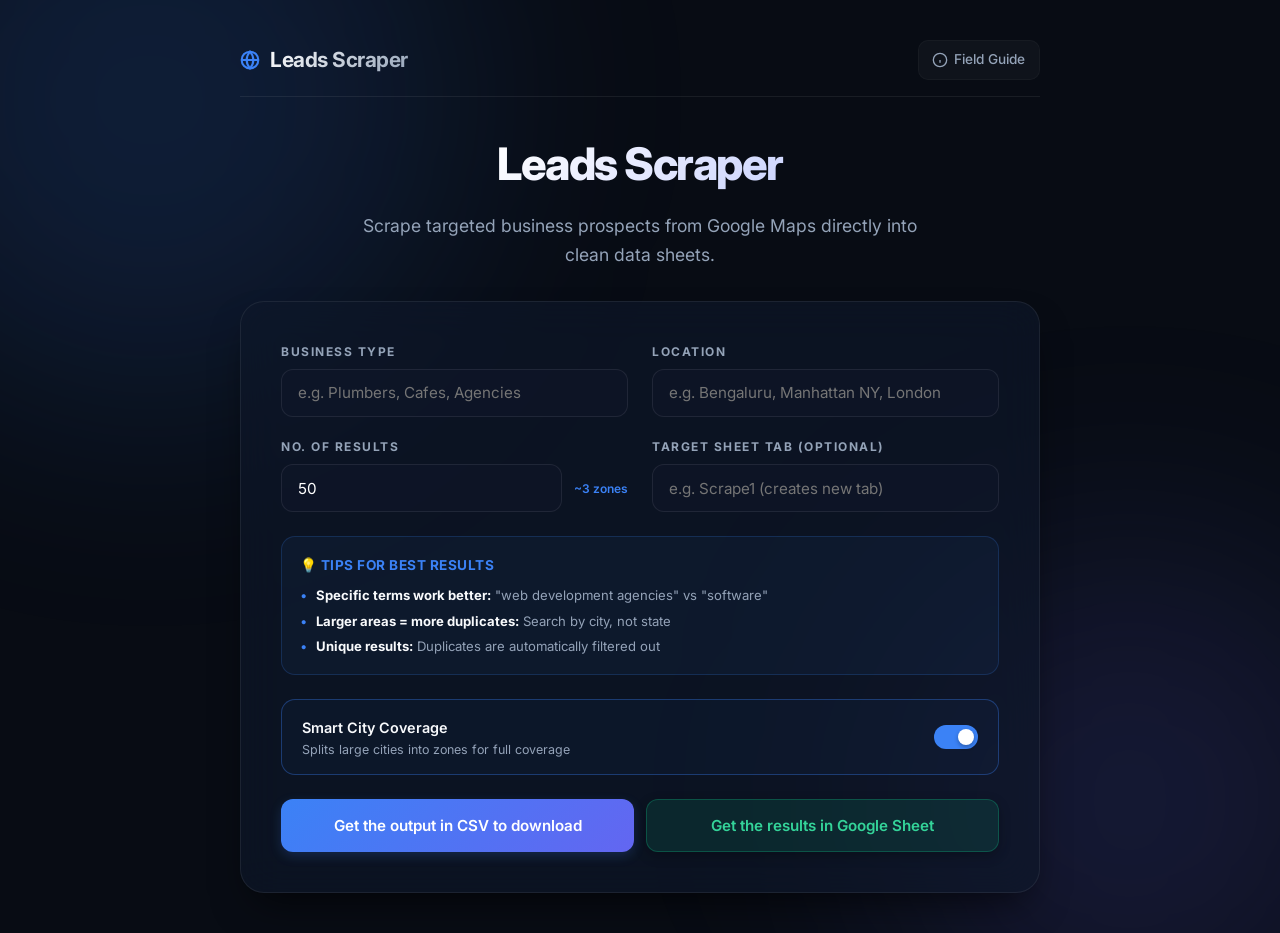
<file: frontend/index.html>
<!DOCTYPE html>
<html lang="en">

<head>
    <meta charset="UTF-8">
    <meta name="viewport" content="width=device-width, initial-scale=1.0">
    <title>Leads Scraper | Maps Lead Generation</title>
    <link rel="icon"
        href="data:image/svg+xml,<svg xmlns=%22http://www.w3.org/2000/svg%22 viewBox=%220 0 100 100%22><text y=%22.9em%22 font-size=%2290%22>🔍</text></svg>">
    <link rel="stylesheet" href="style.css">
    <link rel="preconnect" href="https://fonts.googleapis.com">
    <link rel="preconnect" href="https://fonts.gstatic.com" crossorigin>
    <link href="https://fonts.googleapis.com/css2?family=Inter:wght@300;400;500;600;700&display=swap" rel="stylesheet">
</head>

<body>
    <div class="background-blobs">
        <div class="blob blob-1"></div>
        <div class="blob blob-2"></div>
    </div>

    <main class="container">
        <header class="hero">
            <div class="brand-bar">
                <div class="brand-info">
                    <svg viewBox="0 0 24 24" width="20" height="20" fill="none" stroke="currentColor" stroke-width="2.5"
                        class="brand-icon" style="color: var(--primary); margin-right: 8px;">
                        <circle cx="12" cy="12" r="10"></circle>
                        <path
                            d="M12 2a15.3 15.3 0 0 1 4 10 15.3 15.3 0 0 1-4 10 15.3 15.3 0 0 1-4-10 15.3 15.3 0 0 1 4-10z">
                        </path>
                        <path d="M2 12h20"></path>
                    </svg>
                    <span class="brand-name">Leads Scraper</span>
                </div>
                <nav class="nav-links">
                    <a href="guide.html" class="nav-link">
                        <svg viewBox="0 0 24 24" width="16" height="16" fill="none" stroke="currentColor"
                            stroke-width="2" style="margin-right: 6px;">
                            <circle cx="12" cy="12" r="10"></circle>
                            <line x1="12" y1="16" x2="12" y2="12"></line>
                            <line x1="12" y1="8" x2="12.01" y2="8"></line>
                        </svg>
                        Field Guide
                    </a>
                </nav>
            </div>
            <h1 class="brand-tool-name">Leads Scraper</h1>
            <p>Scrape targeted business prospects from Google Maps directly into clean data sheets.</p>
        </header>

        <section class="glass-card">
            <form id="scrape-form">
                <div class="form-grid">
                    <div class="input-group">
                        <label for="term">Business Type</label>
                        <input type="text" id="term" placeholder="e.g. Plumbers, Cafes, Agencies" required>
                    </div>

                    <div class="input-group">
                        <label for="location">Location</label>
                        <input type="text" id="location" placeholder="e.g. Bengaluru, Manhattan NY, London" required>
                    </div>

                    <div class="input-group">
                        <label for="max-results">No. of Results</label>
                        <div class="results-input-wrapper">
                            <input type="number" id="max-results" value="50" min="1" max="10000" required>
                            <span class="results-hint" id="results-hint"></span>
                        </div>
                    </div>

                    <div class="input-group">
                        <label for="sheet-tab-input">Target Sheet Tab (Optional)</label>
                        <input type="text" id="sheet-tab-input" placeholder="e.g. Scrape1 (creates new tab)">
                    </div>
                </div>

                <!-- Tips Section -->
                <div class="tips-box">
                    <div class="tips-header">💡 Tips for Best Results</div>
                    <ul class="tips-list">
                        <li><strong>Specific terms work better:</strong> "web development agencies" vs "software"</li>
                        <li><strong>Larger areas = more duplicates:</strong> Search by city, not state</li>
                        <li><strong>Unique results:</strong> Duplicates are automatically filtered out</li>
                    </ul>
                </div>

                <!-- Zone Split Toggle -->
                <div class="toggle-row">
                    <div class="toggle-info">
                        <span class="toggle-label">Smart City Coverage</span>
                        <span class="toggle-sub">Splits large cities into zones for full coverage</span>
                    </div>
                    <label class="toggle-switch" for="zone-split-toggle">
                        <input type="checkbox" id="zone-split-toggle" checked>
                        <span class="toggle-track">
                            <span class="toggle-thumb"></span>
                        </span>
                    </label>
                </div>

                <div class="btn-group">
                    <button type="submit" id="submit-csv-btn" class="primary-btn">
                        <span class="btn-text">Get the output in CSV to download</span>
                        <div class="loader-dots" style="display: none;">
                            <span></span><span></span><span></span>
                        </div>
                    </button>
                    <button type="submit" id="submit-sheet-btn" class="secondary-btn btn-sheet">
                        <span class="btn-text">Get the results in Google Sheet</span>
                        <div class="loader-dots" style="display: none;">
                            <span></span><span></span><span></span>
                        </div>
                    </button>
                </div>
            </form>

            <!-- Progress Section (shown during active scrape) -->
            <div id="progress-container" class="progress-hidden">
                <div class="progress-header">
                    <div class="progress-info">
                        <span class="progress-label" id="progress-label">Preparing zones...</span>
                        <span class="progress-count" id="progress-count">0 leads found</span>
                    </div>
                    <button type="button" id="cancel-btn" class="cancel-btn" title="Cancel scrape">
                        <svg viewBox="0 0 24 24" width="18" height="18" fill="none" stroke="currentColor"
                            stroke-width="2.5">
                            <line x1="18" y1="6" x2="6" y2="18"></line>
                            <line x1="6" y1="6" x2="18" y2="18"></line>
                        </svg>
                    </button>
                </div>
                <div class="progress-bar-track">
                    <div class="progress-bar-fill" id="progress-bar-fill"></div>
                </div>
                <div class="progress-details">
                    <span class="zone-indicator" id="zone-indicator"></span>
                    <span class="zone-counter" id="zone-counter"></span>
                </div>

                <!-- Activity Log Feed -->
                <div class="activity-log-container">
                    <div class="activity-log-header">
                        <svg viewBox="0 0 24 24" width="16" height="16" fill="none" stroke="currentColor"
                            stroke-width="2">
                            <polyline points="22 12 18 12 15 21 9 3 6 12 2 12"></polyline>
                        </svg>
                        <span>Live Activity</span>
                    </div>
                    <div class="activity-log" id="activity-log">
                        <div class="activity-item">
                            <span class="activity-time">--:--:--</span>
                            <span class="activity-message">Waiting for updates...</span>
                        </div>
                    </div>
                </div>
            </div>

            <!-- Status messages (success / error) -->
            <div id="status-container" class="status-hidden">
                <div class="status-icon">
                    <svg class="spinner" viewBox="0 0 50 50" style="display: none;">
                        <circle class="path" cx="25" cy="25" r="20" fill="none" stroke-width="5"></circle>
                    </svg>
                    <div class="success-icon" style="display: none;">
                        <svg viewBox="0 0 24 24" fill="none" stroke="currentColor" stroke-width="3">
                            <polyline points="20 6 9 17 4 12"></polyline>
                        </svg>
                    </div>
                    <div class="error-icon" style="display: none;">
                        <svg viewBox="0 0 24 24" fill="none" stroke="currentColor" stroke-width="3">
                            <line x1="18" y1="6" x2="6" y2="18"></line>
                            <line x1="6" y1="6" x2="18" y2="18"></line>
                        </svg>
                    </div>
                </div>
                <div class="status-text">
                    <p id="status-message">Scanning Google Maps...</p>
                    <span id="status-subtext">This usually takes 1-3 minutes.</span>
                    <a id="download-csv-btn" class="secondary-btn"
                        style="display: none; margin-top: 15px; background: rgba(59, 130, 246, 0.15); border: 1px solid var(--primary); text-decoration: none; align-items: center; justify-content: center; width: 100%; border-radius: 12px; padding: 0.8rem 1.2rem; font-size: 0.9rem;">
                        <svg viewBox="0 0 24 24" width="18" height="18" fill="none" stroke="currentColor"
                            stroke-width="2" style="margin-right: 8px;">
                            <path d="M21 15v4a2 2 0 0 1-2 2H5a2 2 0 0 1-2-2v-4"></path>
                            <polyline points="7 10 12 15 17 10"></polyline>
                            <line x1="12" y1="15" x2="12" y2="3"></line>
                        </svg>
                        Download Leads (CSV)
                    </a>
                    <a id="view-results-sheet-btn"
                        href="https://docs.google.com/spreadsheets/d/1BCEot7vu1-H0XQ7EE9C6P3uHJdtABD8VEO87N_-WPOc/edit?gid=0#gid=0"
                        target="_blank" class="primary-btn"
                        style="display: none; margin-top: 15px; text-decoration: none; align-items: center; justify-content: center; width: 100%; border-radius: 12px; padding: 0.8rem 1.2rem; font-size: 0.9rem;">
                        <svg viewBox="0 0 24 24" width="18" height="18" fill="none" stroke="currentColor"
                            stroke-width="2" style="margin-right: 8px;">
                            <path d="M18 13v6a2 2 0 0 1-2 2H5a2 2 0 0 1-2-2V8a2 2 0 0 1 2-2h6"></path>
                            <polyline points="15 3 21 3 21 9"></polyline>
                            <line x1="10" y1="14" x2="21" y2="3"></line>
                        </svg>
                        Open result in Google Sheet
                    </a>
                </div>
            </div>
        </section>

        <!-- Footer actions removed -->
    </main>

    <script src="config.js"></script>
    <script src="script.js"></script>
</body>

</html>
</file>
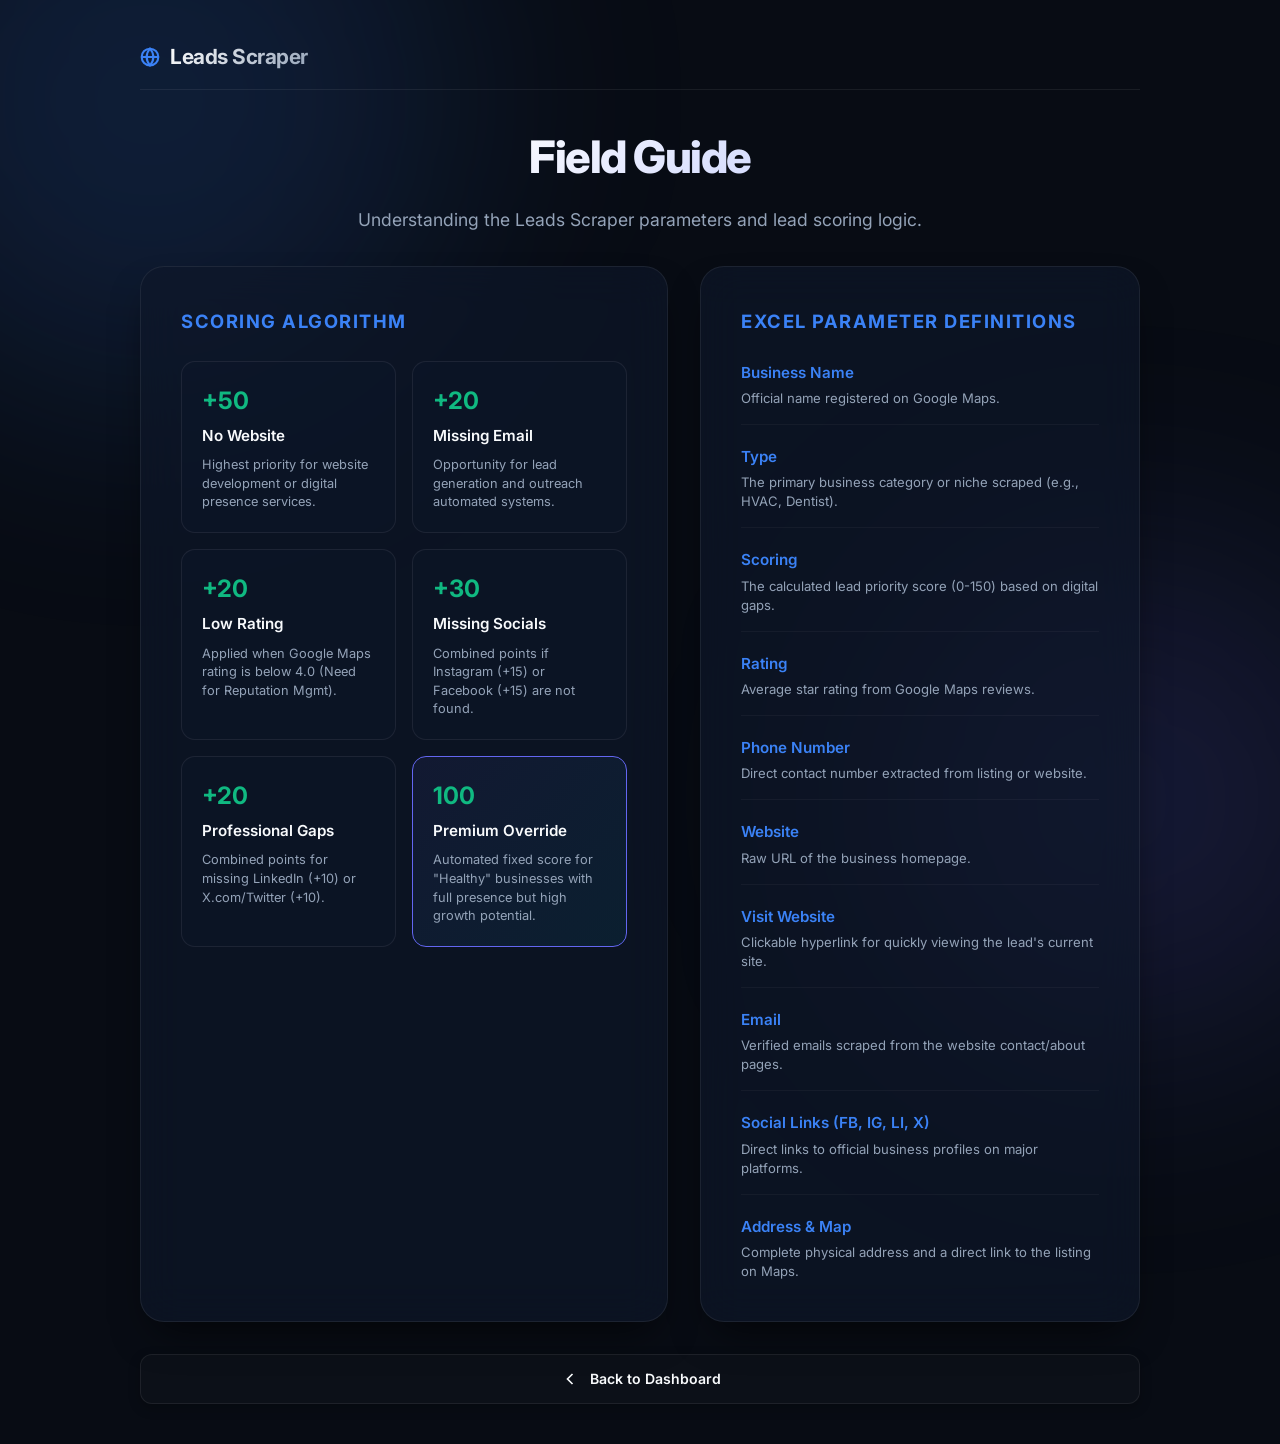
<file: frontend/guide.html>
<!DOCTYPE html>
<html lang="en">
<head>
    <meta charset="UTF-8">
    <meta name="viewport" content="width=device-width, initial-scale=1.0">
    <title>Leads Scraper | Field Guide</title>
    <link rel="icon" href="data:image/svg+xml,<svg xmlns=%22http://www.w3.org/2000/svg%22 viewBox=%220 0 100 100%22><text y=%22.9em%22 font-size=%2290%22>🔍</text></svg>">
    <link rel="stylesheet" href="style.css">
    <link rel="preconnect" href="https://fonts.googleapis.com">
    <link rel="preconnect" href="https://fonts.gstatic.com" crossorigin>
    <link href="https://fonts.googleapis.com/css2?family=Inter:wght@300;400;500;600;700&display=swap" rel="stylesheet">
</head>
<body class="guide-body">
    <div class="background-blobs">
        <div class="blob blob-1"></div>
        <div class="blob blob-2"></div>
    </div>

    <main class="container guide-main">
        <header class="hero">
            <div class="brand-bar">
                <a href="index.html" class="brand-info link-reset">
                    <svg viewBox="0 0 24 24" width="20" height="20" fill="none" stroke="currentColor" stroke-width="2.5" class="brand-icon" style="color: var(--primary); margin-right: 8px;">
                        <circle cx="12" cy="12" r="10"></circle>
                        <path d="M12 2a15.3 15.3 0 0 1 4 10 15.3 15.3 0 0 1-4 10 15.3 15.3 0 0 1-4-10 15.3 15.3 0 0 1 4-10z"></path>
                        <path d="M2 12h20"></path>
                    </svg>
                    <span class="brand-name">Leads Scraper</span>
                </a>
            </div>
            <h1 class="brand-tool-name">Field Guide</h1>
            <p>Understanding the Leads Scraper parameters and lead scoring logic.</p>
        </header>

        <div class="guide-layout">
            <!-- Scoring System Section -->
            <section class="glass-card guide-card">
                <h2 class="section-title"><span class="gradient-text">Scoring Algorithm</span></h2>
                <div class="scoring-grid">
                    <div class="rule-card">
                        <span class="rule-points">+50</span>
                        <span class="rule-title">No Website</span>
                        <p>Highest priority for website development or digital presence services.</p>
                    </div>
                    <div class="rule-card">
                        <span class="rule-points">+20</span>
                        <span class="rule-title">Missing Email</span>
                        <p>Opportunity for lead generation and outreach automated systems.</p>
                    </div>
                    <div class="rule-card">
                        <span class="rule-points">+20</span>
                        <span class="rule-title">Low Rating</span>
                        <p>Applied when Google Maps rating is below 4.0 (Need for Reputation Mgmt).</p>
                    </div>
                    <div class="rule-card">
                        <span class="rule-points">+30</span>
                        <span class="rule-title">Missing Socials</span>
                        <p>Combined points if Instagram (+15) or Facebook (+15) are not found.</p>
                    </div>
                    <div class="rule-card">
                        <span class="rule-points">+20</span>
                        <span class="rule-title">Professional Gaps</span>
                        <p>Combined points for missing LinkedIn (+10) or X.com/Twitter (+10).</p>
                    </div>
                    <div class="rule-card premium-target">
                        <span class="rule-points">100</span>
                        <span class="rule-title">Premium Override</span>
                        <p>Automated fixed score for "Healthy" businesses with full presence but high growth potential.</p>
                    </div>
                </div>
            </section>
    
            <!-- Parameter Definitions Section -->
            <section class="glass-card guide-card">
                <h2 class="section-title"><span class="gradient-text">Excel Parameter Definitions</span></h2>
                <div class="param-list">
                    <div class="param-item">
                        <span class="param-name">Business Name</span>
                        <p>Official name registered on Google Maps.</p>
                    </div>
                    <div class="param-item">
                        <span class="param-name">Type</span>
                        <p>The primary business category or niche scraped (e.g., HVAC, Dentist).</p>
                    </div>
                    <div class="param-item">
                        <span class="param-name">Scoring</span>
                        <p>The calculated lead priority score (0-150) based on digital gaps.</p>
                    </div>
                    <div class="param-item">
                        <span class="param-name">Rating</span>
                        <p>Average star rating from Google Maps reviews.</p>
                    </div>
                    <div class="param-item">
                        <span class="param-name">Phone Number</span>
                        <p>Direct contact number extracted from listing or website.</p>
                    </div>
                    <div class="param-item">
                        <span class="param-name">Website</span>
                        <p>Raw URL of the business homepage.</p>
                    </div>
                    <div class="param-item">
                        <span class="param-name">Visit Website</span>
                        <p>Clickable hyperlink for quickly viewing the lead's current site.</p>
                    </div>
                    <div class="param-item">
                        <span class="param-name">Email</span>
                        <p>Verified emails scraped from the website contact/about pages.</p>
                    </div>
                    <div class="param-item">
                        <span class="param-name">Social Links (FB, IG, LI, X)</span>
                        <p>Direct links to official business profiles on major platforms.</p>
                    </div>
                    <div class="param-item">
                        <span class="param-name">Address & Map</span>
                        <p>Complete physical address and a direct link to the listing on Maps.</p>
                    </div>
                </div>
            </section>
        </div>

        <div class="footer-actions">
            <a href="index.html" class="secondary-btn">
                <svg viewBox="0 0 24 24" width="20" height="20" fill="none" stroke="currentColor" stroke-width="2" style="margin-right: 10px; transform: rotate(180deg);">
                    <polyline points="9 18 15 12 9 6"></polyline>
                </svg>
                Back to Dashboard
            </a>
        </div>
    </main>

    <script src="script.js"></script>
</body>
</html>
</file>
<file: frontend/style.css>
:root {
    --primary: #3b82f6; /* Vibrant Blue */
    --primary-glow: rgba(59, 130, 246, 0.25);
    --secondary: #10b981; /* Emerald Green */
    --accent: #6366f1; /* Indigo Accent */
    --background: #080c14; /* Deep premium blue-gray */
    --card-bg: rgba(15, 23, 42, 0.65); /* Dark transparent card */
    --glass-border: rgba(255, 255, 255, 0.07);
    --text: #f8fafc;
    --text-muted: #94a3b8;
    --success: #10b981;
    --error: #ef4444;
    --warning: #f59e0b;
}

* {
    margin: 0;
    padding: 0;
    box-sizing: border-box;
    font-family: 'Inter', -apple-system, BlinkMacSystemFont, "Segoe UI", Roboto, Helvetica, Arial, sans-serif;
}

body {
    background-color: var(--background);
    color: var(--text);
    min-height: 100vh;
    display: flex;
    justify-content: center;
    align-items: center;
    overflow-x: hidden;
    padding: 2.5rem 1rem;
    line-height: 1.6;
}

/* Background gradient blobs */
.background-blobs {
    position: fixed;
    top: 0;
    left: 0;
    width: 100vw;
    height: 100vh;
    z-index: -2;
    filter: blur(120px);
    pointer-events: none;
}

.blob {
    position: absolute;
    border-radius: 50%;
    opacity: 0.15;
}

.blob-1 {
    width: 600px;
    height: 600px;
    background: var(--primary);
    top: -200px;
    left: -150px;
    animation: move 25s infinite alternate;
}

.blob-2 {
    width: 500px;
    height: 500px;
    background: var(--accent);
    bottom: -150px;
    right: -100px;
    animation: move 20s infinite alternate-reverse;
}

@keyframes move {
    0% { transform: translate(0, 0) scale(1); }
    100% { transform: translate(80px, 85px) scale(1.1); }
}

.container {
    max-width: 800px;
    width: 100%;
}

/* Header */
.hero {
    margin-bottom: 2rem;
    text-align: center;
}

.brand-bar {
    margin-bottom: 2rem;
    display: flex;
    justify-content: space-between;
    align-items: center;
    padding-bottom: 1rem;
    border-bottom: 1px solid var(--glass-border);
}

.brand-info {
    display: flex;
    align-items: center;
    text-decoration: none;
}

.brand-icon {
    flex-shrink: 0;
}

.brand-name {
    font-size: 1.3rem;
    font-weight: 700;
    letter-spacing: -0.5px;
    background: linear-gradient(135deg, #ffffff, #94a3b8);
    -webkit-background-clip: text;
    background-clip: text;
    -webkit-text-fill-color: transparent;
    margin-left: 2px;
}

.nav-links {
    display: flex;
    gap: 1rem;
}

.nav-link {
    display: inline-flex;
    align-items: center;
    color: var(--text-muted);
    text-decoration: none;
    font-size: 0.85rem;
    font-weight: 500;
    transition: all 0.2s ease;
    padding: 0.5rem 0.85rem;
    border-radius: 10px;
    background: rgba(255, 255, 255, 0.03);
    border: 1px solid rgba(255, 255, 255, 0.03);
}

.nav-link:hover {
    color: var(--text);
    background: rgba(255, 255, 255, 0.07);
    border-color: rgba(255, 255, 255, 0.08);
}

.brand-tool-name {
    font-size: 2.8rem;
    font-weight: 800;
    letter-spacing: -1.5px;
    margin-bottom: 0.75rem;
    background: linear-gradient(135deg, #ffffff 30%, #a5b4fc 100%);
    -webkit-background-clip: text;
    background-clip: text;
    -webkit-text-fill-color: transparent;
}

.hero p {
    color: var(--text-muted);
    font-size: 1.1rem;
    max-width: 600px;
    margin: 0 auto 1.5rem auto;
}

/* Glass Card */
.glass-card {
    background: var(--card-bg);
    backdrop-filter: blur(20px);
    -webkit-backdrop-filter: blur(20px);
    border: 1px solid var(--glass-border);
    border-radius: 24px;
    padding: 2.5rem;
    box-shadow: 0 20px 40px -15px rgba(0, 0, 0, 0.7);
    text-align: left;
}

/* Form Layout */
.form-grid {
    display: grid;
    grid-template-columns: 1fr;
    gap: 1.25rem 1.5rem;
    margin-bottom: 1.5rem;
}

@media (min-width: 640px) {
    .form-grid {
        grid-template-columns: 1fr 1fr;
    }
}

.input-group {
    display: flex;
    flex-direction: column;
}

.input-group label {
    font-size: 0.75rem;
    font-weight: 700;
    color: var(--text-muted);
    margin-bottom: 0.5rem;
    text-transform: uppercase;
    letter-spacing: 1.5px;
}

.input-group input {
    width: 100%;
    background: rgba(15, 23, 42, 0.6);
    border: 1px solid rgba(255, 255, 255, 0.08);
    border-radius: 12px;
    padding: 0.85rem 1rem;
    color: white;
    font-size: 0.95rem;
    transition: all 0.25s cubic-bezier(0.4, 0, 0.2, 1);
}

.input-group input:focus {
    outline: none;
    border-color: var(--primary);
    box-shadow: 0 0 0 3px var(--primary-glow);
    background: rgba(15, 23, 42, 0.85);
}

.results-input-wrapper {
    display: flex;
    align-items: center;
    gap: 0.75rem;
}

.results-input-wrapper input {
    flex: 1;
}

.results-hint {
    font-size: 0.75rem;
    color: var(--primary);
    font-weight: 600;
    opacity: 0;
    transition: opacity 0.25s ease;
}

.results-hint.visible {
    opacity: 1;
}

/* Zone Split Toggle */
.toggle-row {
    display: flex;
    align-items: center;
    justify-content: space-between;
    background: rgba(255, 255, 255, 0.02);
    border: 1px solid rgba(255, 255, 255, 0.06);
    border-radius: 14px;
    padding: 1rem 1.25rem;
    margin-bottom: 1.5rem;
    gap: 1.5rem;
    transition: all 0.25s ease;
}

.toggle-row:has(input:checked) {
    border-color: rgba(59, 130, 246, 0.35);
    background: rgba(59, 130, 246, 0.04);
}

.toggle-info {
    display: flex;
    flex-direction: column;
    gap: 2px;
}

.toggle-label {
    font-size: 0.9rem;
    font-weight: 600;
    color: var(--text);
}

.toggle-sub {
    font-size: 0.78rem;
    color: var(--text-muted);
    line-height: 1.4;
}

.toggle-switch {
    position: relative;
    display: inline-block;
    width: 44px;
    height: 24px;
    cursor: pointer;
    flex-shrink: 0;
}

.toggle-switch input {
    opacity: 0;
    width: 0;
    height: 0;
}

.toggle-track {
    position: absolute;
    top: 0;
    left: 0;
    right: 0;
    bottom: 0;
    background-color: rgba(255, 255, 255, 0.08);
    border: 1px solid rgba(255, 255, 255, 0.05);
    border-radius: 34px;
    transition: all 0.25s ease;
}

.toggle-thumb {
    position: absolute;
    content: "";
    height: 16px;
    width: 16px;
    left: 3px;
    bottom: 3px;
    background-color: white;
    border-radius: 50%;
    transition: transform 0.25s cubic-bezier(0.25, 1, 0.5, 1);
    box-shadow: 0 2px 4px rgba(0, 0, 0, 0.3);
}

input:checked + .toggle-track {
    background-color: var(--primary);
    border-color: transparent;
}

input:checked + .toggle-track .toggle-thumb {
    transform: translateX(20px);
}

/* Tips Box */
.tips-box {
    background: rgba(59, 130, 246, 0.05);
    border: 1px solid rgba(59, 130, 246, 0.2);
    border-radius: 14px;
    padding: 1.1rem;
    margin-bottom: 1.5rem;
}

.tips-header {
    font-size: 0.85rem;
    font-weight: 700;
    color: var(--primary);
    margin-bottom: 0.6rem;
    text-transform: uppercase;
    letter-spacing: 0.5px;
}

.tips-list {
    list-style: none;
    display: flex;
    flex-direction: column;
    gap: 0.4rem;
}

.tips-list li {
    font-size: 0.82rem;
    color: var(--text-muted);
    line-height: 1.45;
    position: relative;
    padding-left: 1rem;
}

.tips-list li::before {
    content: "•";
    position: absolute;
    left: 0;
    color: var(--primary);
}

.tips-list strong {
    color: var(--text);
}

/* Buttons */
.btn-group button, .primary-btn, .secondary-btn {
    width: 100%;
    border: none;
    border-radius: 12px;
    padding: 1rem;
    color: white;
    font-size: 0.95rem;
    font-weight: 600;
    cursor: pointer;
    transition: all 0.25s cubic-bezier(0.4, 0, 0.2, 1);
    display: flex;
    justify-content: center;
    align-items: center;
}

.primary-btn {
    background: linear-gradient(135deg, var(--primary), var(--accent));
    box-shadow: 0 4px 12px rgba(59, 130, 246, 0.2);
}

.primary-btn:hover {
    transform: translateY(-2px);
    box-shadow: 0 8px 20px rgba(59, 130, 246, 0.4);
    filter: brightness(1.1);
}

.primary-btn:active {
    transform: translateY(0);
}

.secondary-btn {
    background: rgba(255, 255, 255, 0.05);
    border: 1px solid rgba(255, 255, 255, 0.08);
    box-shadow: 0 4px 12px rgba(0, 0, 0, 0.25);
    text-decoration: none;
}

.secondary-btn:hover {
    transform: translateY(-2px);
    background: rgba(255, 255, 255, 0.08);
    border-color: rgba(255, 255, 255, 0.15);
    box-shadow: 0 8px 20px rgba(0, 0, 0, 0.35);
}

.secondary-btn:active {
    transform: translateY(0);
}

/* Green Sheet Button */
.btn-sheet {
    background: rgba(16, 185, 129, 0.12) !important;
    border: 1px solid rgba(16, 185, 129, 0.3) !important;
    color: #34d399 !important;
}

.btn-sheet:hover {
    background: rgba(16, 185, 129, 0.2) !important;
    border-color: var(--secondary) !important;
    box-shadow: 0 8px 20px rgba(16, 185, 129, 0.15) !important;
}

.btn-group button:disabled, .primary-btn:disabled, .secondary-btn:disabled {
    background: rgba(255, 255, 255, 0.08) !important;
    border-color: transparent !important;
    color: var(--text-muted) !important;
    cursor: not-allowed;
    transform: none !important;
    box-shadow: none !important;
    filter: none !important;
}

.btn-group {
    display: grid;
    grid-template-columns: 1fr;
    gap: 12px;
    margin-top: 1.5rem;
}

@media (min-width: 640px) {
    .btn-group {
        grid-template-columns: 1fr 1fr;
    }
}

/* Loader dots */
.loader-dots {
    display: flex;
    gap: 5px;
}

.loader-dots span {
    width: 7px;
    height: 7px;
    background: white;
    border-radius: 50%;
    animation: bounce 0.6s infinite alternate;
}

.loader-dots span:nth-child(2) { animation-delay: 0.15s; }
.loader-dots span:nth-child(3) { animation-delay: 0.3s; }

@keyframes bounce {
    to { opacity: 0.3; transform: translateY(-4px); }
}

.progress-hidden, .status-hidden {
    display: none !important;
}

/* Progress Section */
#progress-container {
    margin-top: 2rem;
    padding-top: 2rem;
    border-top: 1px solid var(--glass-border);
    animation: fadeIn 0.4s cubic-bezier(0.16, 1, 0.3, 1);
}

@keyframes fadeIn {
    from { opacity: 0; transform: translateY(12px); }
    to { opacity: 1; transform: translateY(0); }
}

.progress-header {
    display: flex;
    align-items: center;
    justify-content: space-between;
    margin-bottom: 1rem;
}

.progress-info {
    display: flex;
    flex-direction: column;
    gap: 2px;
}

.progress-label {
    font-size: 0.95rem;
    font-weight: 600;
}

.progress-count {
    font-size: 0.8rem;
    color: var(--primary);
    font-weight: 700;
}

.cancel-btn {
    background: rgba(239, 68, 68, 0.08);
    border: 1px solid rgba(239, 68, 68, 0.25);
    border-radius: 10px;
    color: var(--error);
    cursor: pointer;
    padding: 0.5rem;
    display: flex;
    align-items: center;
    justify-content: center;
    transition: all 0.2s ease;
}

.cancel-btn:hover {
    background: rgba(239, 68, 68, 0.18);
    border-color: var(--error);
    transform: scale(1.05);
}

.progress-bar-track {
    width: 100%;
    height: 8px;
    background: rgba(255, 255, 255, 0.05);
    border-radius: 99px;
    overflow: hidden;
    margin-bottom: 0.75rem;
}

.progress-bar-fill {
    height: 100%;
    width: 0%;
    border-radius: 99px;
    background: linear-gradient(90deg, var(--primary), var(--accent));
    background-size: 200% 100%;
    transition: width 0.4s cubic-bezier(0.1, 0.8, 0.1, 1);
}

.progress-details {
    display: flex;
    justify-content: space-between;
    font-size: 0.75rem;
    color: var(--text-muted);
    margin-bottom: 1.25rem;
}

.zone-indicator {
    display: flex;
    align-items: center;
    gap: 6px;
}

.zone-indicator::before {
    content: "";
    width: 6px;
    height: 6px;
    border-radius: 50%;
    background-color: var(--primary);
    display: inline-block;
    animation: pulse-dot 1.5s infinite;
}

@keyframes pulse-dot {
    0%, 100% { transform: scale(1); opacity: 1; }
    50% { transform: scale(1.4); opacity: 0.5; }
}

.zone-counter {
    font-weight: 600;
}

/* Activity Log */
.activity-log-container {
    background: rgba(15, 23, 42, 0.4);
    border: 1px solid var(--glass-border);
    border-radius: 14px;
    overflow: hidden;
}

.activity-log-header {
    display: flex;
    align-items: center;
    gap: 8px;
    padding: 0.75rem 1rem;
    background: rgba(255, 255, 255, 0.02);
    border-bottom: 1px solid var(--glass-border);
    font-size: 0.8rem;
    font-weight: 700;
    color: var(--primary);
    text-transform: uppercase;
    letter-spacing: 0.5px;
}

.activity-log {
    max-height: 150px;
    overflow-y: auto;
    padding: 0.5rem;
}

.activity-log::-webkit-scrollbar {
    width: 6px;
}

.activity-log::-webkit-scrollbar-track {
    background: transparent;
}

.activity-log::-webkit-scrollbar-thumb {
    background: rgba(255, 255, 255, 0.1);
    border-radius: 3px;
}

.activity-item {
    display: flex;
    gap: 0.75rem;
    padding: 0.4rem 0.6rem;
    border-radius: 6px;
    margin-bottom: 0.2rem;
    font-size: 0.8rem;
    line-height: 1.4;
}

.activity-item:hover {
    background: rgba(255, 255, 255, 0.02);
}

.activity-time {
    color: var(--text-muted);
    font-family: monospace;
    flex-shrink: 0;
}

.activity-message {
    color: var(--text);
}

.activity-error {
    border-left: 2px solid var(--error);
    background: rgba(239, 68, 68, 0.05);
}
.activity-error .activity-message { color: #fca5a5; }

.activity-warning {
    border-left: 2px solid var(--warning);
    background: rgba(245, 158, 11, 0.05);
}
.activity-warning .activity-message { color: #fde68a; }

/* Status Area */
#status-container {
    margin-top: 2rem;
    padding-top: 2rem;
    border-top: 1px solid var(--glass-border);
    display: flex;
    flex-direction: column;
    align-items: center;
    text-align: center;
}

.status-icon {
    margin-bottom: 1rem;
    width: 44px;
    height: 44px;
    display: flex;
    justify-content: center;
    align-items: center;
}

.spinner {
    animation: rotate 2s linear infinite;
    width: 36px;
    height: 36px;
}

.spinner .path {
    stroke: var(--primary);
    stroke-linecap: round;
    animation: dash 1.5s ease-in-out infinite;
}

.success-icon { color: var(--success); width: 36px; height: 36px; }
.error-icon { color: var(--error); width: 36px; height: 36px; }

.status-text p {
    font-weight: 600;
    font-size: 1.05rem;
    margin-bottom: 4px;
}

.status-text span {
    font-size: 0.85rem;
    color: var(--text-muted);
}

#download-csv-btn {
    display: flex !important;
    align-items: center;
    justify-content: center;
    width: 100%;
    margin-top: 1.5rem;
    background: var(--primary) !important;
    color: white;
    font-weight: 600;
    border: none !important;
    box-shadow: 0 4px 12px rgba(59, 130, 246, 0.25);
    cursor: pointer;
    transition: all 0.25s ease;
    text-decoration: none;
    border-radius: 12px;
    padding: 0.85rem 1.2rem;
    font-size: 0.95rem;
}

#download-csv-btn:hover {
    transform: translateY(-2px);
    box-shadow: 0 8px 20px rgba(59, 130, 246, 0.45);
    filter: brightness(1.1);
}

/* Footer Link styling */
.footer-actions {
    margin-top: 2rem;
    display: flex;
    justify-content: center;
}

.secondary-btn {
    display: inline-flex;
    align-items: center;
    background: rgba(255, 255, 255, 0.02);
    border: 1px solid var(--glass-border);
    border-radius: 12px;
    padding: 0.8rem 1.5rem;
    color: var(--text);
    text-decoration: none;
    font-size: 0.88rem;
    font-weight: 600;
    transition: all 0.25s ease;
}

.secondary-btn:hover {
    background: rgba(255, 255, 255, 0.06);
    border-color: rgba(255, 255, 255, 0.12);
    transform: translateY(-2px);
}

/* ── Guide Page Styles ───────────────────────────────────────── */
.guide-main {
    max-width: 1000px;
}

.guide-layout {
    display: grid;
    grid-template-columns: 1fr;
    gap: 2rem;
}

@media (min-width: 768px) {
    .guide-layout {
        grid-template-columns: 1.2fr 1fr;
    }
}

.guide-card {
    text-align: left;
}

.section-title {
    margin-bottom: 1.5rem;
    font-size: 1.15rem;
    font-weight: 700;
    text-transform: uppercase;
    letter-spacing: 1.5px;
    color: var(--primary);
}

.scoring-grid {
    display: grid;
    grid-template-columns: 1fr;
    gap: 1rem;
}

@media (min-width: 480px) {
    .scoring-grid {
        grid-template-columns: 1fr 1fr;
    }
}

.rule-card {
    background: rgba(15, 23, 42, 0.45);
    border: 1px solid var(--glass-border);
    border-radius: 14px;
    padding: 1.25rem;
    transition: all 0.25s ease;
}

.rule-card:hover {
    transform: translateY(-3px);
    border-color: var(--primary);
    background: rgba(15, 23, 42, 0.6);
}

.rule-points {
    display: block;
    font-size: 1.5rem;
    font-weight: 700;
    color: var(--secondary);
    margin-bottom: 0.25rem;
}

.rule-title {
    display: block;
    font-size: 0.95rem;
    font-weight: 600;
    margin-bottom: 0.5rem;
}

.rule-card p {
    font-size: 0.8rem;
    color: var(--text-muted);
    line-height: 1.45;
}

.premium-target {
    border-color: var(--accent);
    background: linear-gradient(135deg, rgba(99, 102, 241, 0.08), rgba(6, 182, 212, 0.08));
}

.param-list {
    display: flex;
    flex-direction: column;
    gap: 1.25rem;
}

.param-item {
    border-bottom: 1px solid rgba(255, 255, 255, 0.04);
    padding-bottom: 1rem;
}

.param-item:last-child {
    border-bottom: none;
    padding-bottom: 0;
}

.param-name {
    display: block;
    font-size: 0.95rem;
    font-weight: 600;
    color: var(--primary);
    margin-bottom: 0.25rem;
}

.param-item p {
    font-size: 0.82rem;
    color: var(--text-muted);
    line-height: 1.45;
}

.link-reset {
    text-decoration: none;
}
</file>
